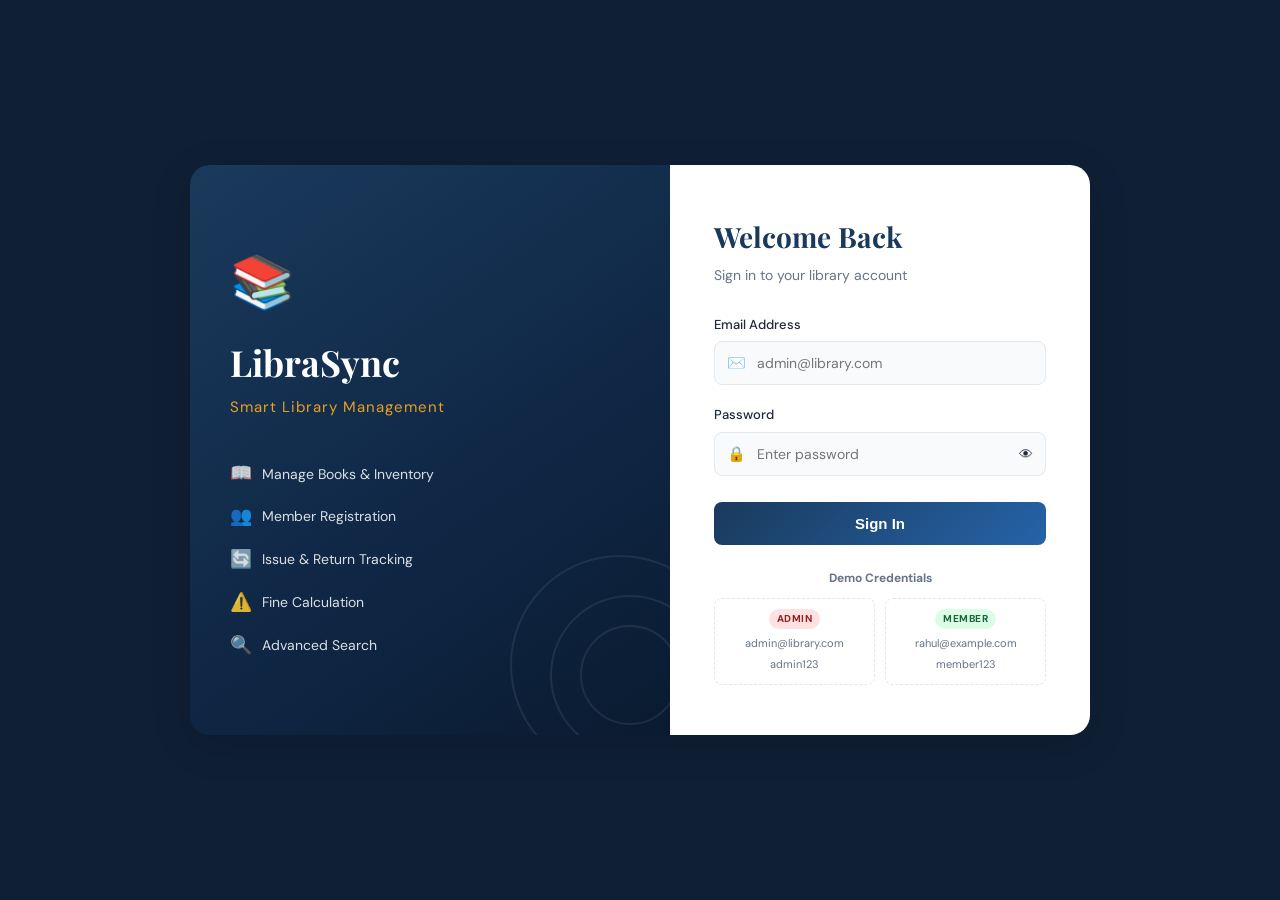
<file: Java-LibraryManagementSystem/LibraryManagementSystem/src/main/webapp/index.html>
<!DOCTYPE html>
<html lang="en">
<head>
    <meta charset="UTF-8">
    <meta name="viewport" content="width=device-width, initial-scale=1.0">
    <title>LibraSync — Library Management System</title>
    <link rel="stylesheet" href="css/style.css">
    <link rel="preconnect" href="https://fonts.googleapis.com">
    <link href="https://fonts.googleapis.com/css2?family=Playfair+Display:wght@400;600;700&family=DM+Sans:wght@300;400;500;600&display=swap" rel="stylesheet">
</head>
<body class="login-page">

    <div class="login-container">
        <!-- Left Panel -->
        <div class="login-left">
            <div class="brand">
                <div class="brand-icon">📚</div>
                <h1 class="brand-name">LibraSync</h1>
                <p class="brand-tagline">Smart Library Management</p>
            </div>
            <div class="feature-list">
                <div class="feature-item"><span class="feat-icon">📖</span> Manage Books & Inventory</div>
                <div class="feature-item"><span class="feat-icon">👥</span> Member Registration</div>
                <div class="feature-item"><span class="feat-icon">🔄</span> Issue & Return Tracking</div>
                <div class="feature-item"><span class="feat-icon">⚠️</span> Fine Calculation</div>
                <div class="feature-item"><span class="feat-icon">🔍</span> Advanced Search</div>
            </div>
            <div class="deco-circles">
                <div class="circle c1"></div>
                <div class="circle c2"></div>
                <div class="circle c3"></div>
            </div>
        </div>

        <!-- Right Panel -->
        <div class="login-right">
            <div class="login-form-wrap">
                <h2>Welcome Back</h2>
                <p class="sub">Sign in to your library account</p>

                <div id="loginError" class="alert alert-error" style="display:none"></div>

                <form id="loginForm">
                    <div class="form-group">
                        <label>Email Address</label>
                        <div class="input-wrap">
                            <span class="input-icon">✉️</span>
                            <input type="email" id="email" placeholder="admin@library.com" required>
                        </div>
                    </div>
                    <div class="form-group">
                        <label>Password</label>
                        <div class="input-wrap">
                            <span class="input-icon">🔒</span>
                            <input type="password" id="password" placeholder="Enter password" required>
                            <span class="toggle-pwd" onclick="togglePwd()">👁</span>
                        </div>
                    </div>
                    <button type="submit" class="btn-login" id="loginBtn">
                        <span id="btnText">Sign In</span>
                        <span id="btnLoader" style="display:none">⏳ Signing in...</span>
                    </button>
                </form>

                <div class="demo-creds">
                    <p><strong>Demo Credentials</strong></p>
                    <div class="cred-boxes">
                        <div class="cred-box" onclick="fillAdmin()">
                            <span class="cred-badge admin">ADMIN</span>
                            <small>admin@library.com</small>
                            <small>admin123</small>
                        </div>
                        <div class="cred-box" onclick="fillMember()">
                            <span class="cred-badge member">MEMBER</span>
                            <small>rahul@example.com</small>
                            <small>member123</small>
                        </div>
                    </div>
                </div>
            </div>
        </div>
    </div>

    <script>
        function togglePwd() {
            const p = document.getElementById('password');
            p.type = p.type === 'password' ? 'text' : 'password';
        }
        function fillAdmin() {
            document.getElementById('email').value = 'admin@library.com';
            document.getElementById('password').value = 'admin123';
        }
        function fillMember() {
            document.getElementById('email').value = 'rahul@example.com';
            document.getElementById('password').value = 'member123';
        }

        document.getElementById('loginForm').addEventListener('submit', function(e) {
            e.preventDefault();
            const btn = document.getElementById('loginBtn');
            const btnText = document.getElementById('btnText');
            const btnLoader = document.getElementById('btnLoader');
            btnText.style.display = 'none';
            btnLoader.style.display = 'inline';
            btn.disabled = true;

            const email = document.getElementById('email').value;
            const password = document.getElementById('password').value;

            fetch('LoginServlet', {
                method: 'POST',
                headers: { 'Content-Type': 'application/x-www-form-urlencoded' },
                body: `email=${encodeURIComponent(email)}&password=${encodeURIComponent(password)}`
            })
            .then(r => r.json())
            .then(data => {
                if (data.success) {
                    window.location.href = data.role === 'ADMIN' ? 'dashboard.html' : 'member-dashboard.html';
                } else {
                    document.getElementById('loginError').textContent = data.message || 'Invalid credentials';
                    document.getElementById('loginError').style.display = 'block';
                    btnText.style.display = 'inline';
                    btnLoader.style.display = 'none';
                    btn.disabled = false;
                }
            })
            .catch(() => {
                // For demo without backend, simulate login
                if (email === 'admin@library.com' && password === 'admin123') {
                    window.location.href = 'dashboard.html';
                } else if (email === 'rahul@example.com' && password === 'member123') {
                    window.location.href = 'member-dashboard.html';
                } else {
                    document.getElementById('loginError').textContent = 'Invalid email or password!';
                    document.getElementById('loginError').style.display = 'block';
                    btnText.style.display = 'inline';
                    btnLoader.style.display = 'none';
                    btn.disabled = false;
                }
            });
        });
    </script>
</body>
</html>
</file>
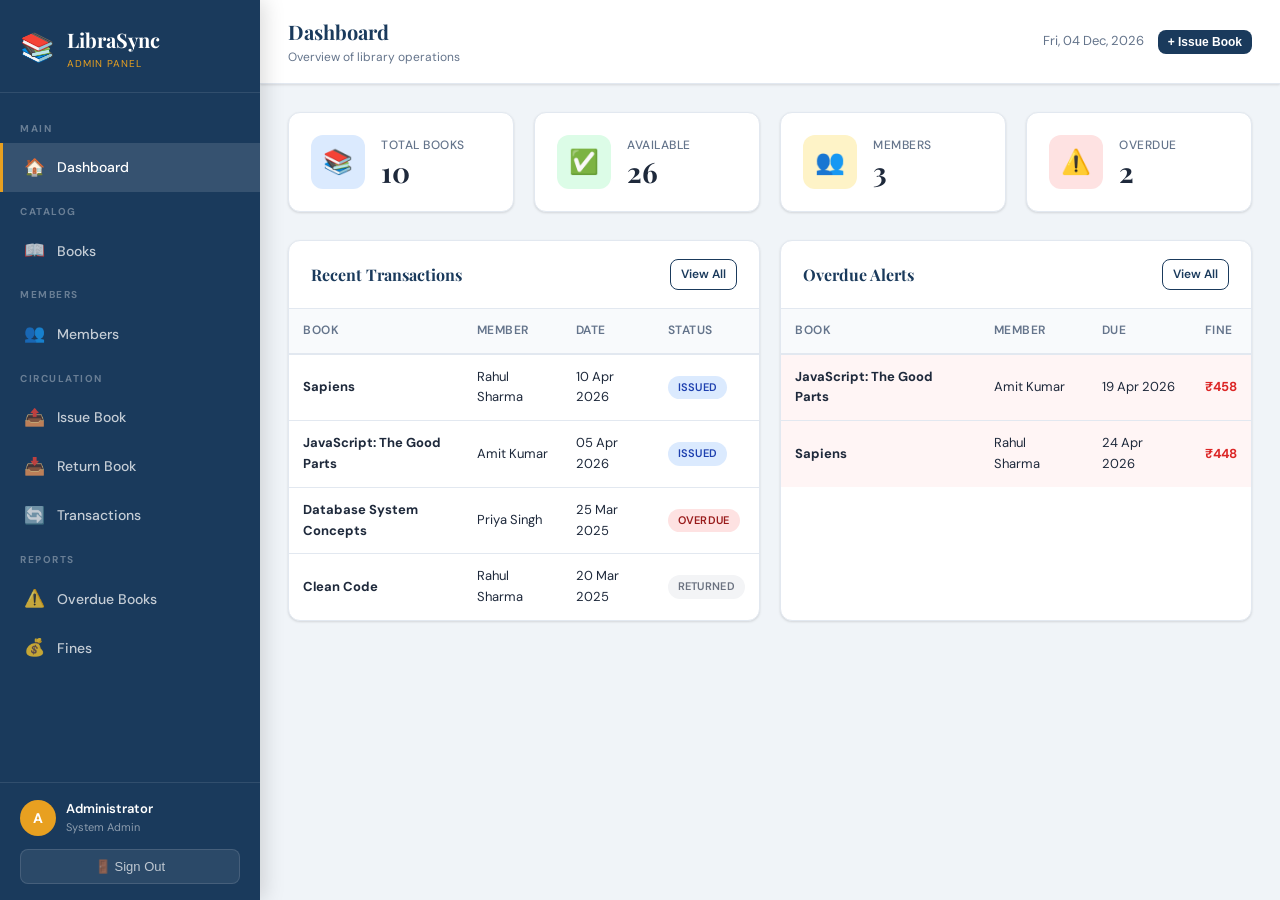
<file: Java-LibraryManagementSystem/LibraryManagementSystem/src/main/webapp/dashboard.html>
<!DOCTYPE html>
<html lang="en">
<head>
    <meta charset="UTF-8">
    <meta name="viewport" content="width=device-width, initial-scale=1.0">
    <title>LibraSync — Admin Dashboard</title>
    <link rel="stylesheet" href="css/style.css">
    <link href="https://fonts.googleapis.com/css2?family=Playfair+Display:wght@400;600;700&family=DM+Sans:wght@300;400;500;600&display=swap" rel="stylesheet">
</head>
<body>
<div class="layout">
    <!-- Sidebar -->
    <aside class="sidebar" id="sidebar">
        <div class="sidebar-logo">
            <span class="logo-icon">📚</span>
            <div>
                <div class="logo-text">LibraSync</div>
                <div class="logo-sub">Admin Panel</div>
            </div>
        </div>
        <nav class="sidebar-nav">
            <div class="nav-section-label">Main</div>
            <a class="nav-item active" onclick="showSection('dashboard')" id="nav-dashboard">
                <span class="nav-icon">🏠</span> Dashboard
            </a>

            <div class="nav-section-label">Catalog</div>
            <a class="nav-item" onclick="showSection('books')" id="nav-books">
                <span class="nav-icon">📖</span> Books
            </a>

            <div class="nav-section-label">Members</div>
            <a class="nav-item" onclick="showSection('members')" id="nav-members">
                <span class="nav-icon">👥</span> Members
            </a>

            <div class="nav-section-label">Circulation</div>
            <a class="nav-item" onclick="showSection('issue')" id="nav-issue">
                <span class="nav-icon">📤</span> Issue Book
            </a>
            <a class="nav-item" onclick="showSection('return')" id="nav-return">
                <span class="nav-icon">📥</span> Return Book
            </a>
            <a class="nav-item" onclick="showSection('transactions')" id="nav-transactions">
                <span class="nav-icon">🔄</span> Transactions
            </a>

            <div class="nav-section-label">Reports</div>
            <a class="nav-item" onclick="showSection('overdue')" id="nav-overdue">
                <span class="nav-icon">⚠️</span> Overdue Books
            </a>
            <a class="nav-item" onclick="showSection('fines')" id="nav-fines">
                <span class="nav-icon">💰</span> Fines
            </a>
        </nav>
        <div class="sidebar-footer">
            <div class="sidebar-user">
                <div class="sidebar-avatar">A</div>
                <div class="sidebar-user-info">
                    <div class="user-name">Administrator</div>
                    <div class="user-role">System Admin</div>
                </div>
            </div>
            <button class="btn-logout" onclick="logout()">🚪 Sign Out</button>
        </div>
    </aside>

    <!-- Main Content -->
    <main class="main">
        <div class="topbar">
            <div style="display:flex;align-items:center;gap:14px">
                <button class="menu-btn" onclick="toggleSidebar()">☰</button>
                <div class="topbar-title">
                    <h2 id="pageTitle">Dashboard</h2>
                    <p id="pageDesc">Overview of library operations</p>
                </div>
            </div>
            <div class="topbar-actions">
                <span class="topbar-date" id="topbarDate"></span>
                <button class="btn btn-primary btn-sm" onclick="showSection('issue')">+ Issue Book</button>
            </div>
        </div>

        <div class="content">
            <!-- ===== DASHBOARD ===== -->
            <section class="page-section active" id="section-dashboard">
                <div class="stats-grid" id="statsGrid">
                    <div class="stat-card">
                        <div class="stat-icon blue">📚</div>
                        <div class="stat-info">
                            <div class="stat-label">Total Books</div>
                            <div class="stat-value" id="stat-totalBooks">—</div>
                        </div>
                    </div>
                    <div class="stat-card">
                        <div class="stat-icon green">✅</div>
                        <div class="stat-info">
                            <div class="stat-label">Available</div>
                            <div class="stat-value" id="stat-availBooks">—</div>
                        </div>
                    </div>
                    <div class="stat-card">
                        <div class="stat-icon amber">👥</div>
                        <div class="stat-info">
                            <div class="stat-label">Members</div>
                            <div class="stat-value" id="stat-members">—</div>
                        </div>
                    </div>
                    <div class="stat-card">
                        <div class="stat-icon red">⚠️</div>
                        <div class="stat-info">
                            <div class="stat-label">Overdue</div>
                            <div class="stat-value" id="stat-overdue">—</div>
                        </div>
                    </div>
                </div>

                <div class="grid-2">
                    <div class="card">
                        <div class="card-header">
                            <h3>Recent Transactions</h3>
                            <a class="btn btn-outline btn-sm" onclick="showSection('transactions')">View All</a>
                        </div>
                        <div class="card-body" style="padding:0">
                            <div class="table-wrap">
                                <table>
                                    <thead><tr><th>Book</th><th>Member</th><th>Date</th><th>Status</th></tr></thead>
                                    <tbody id="recentTxTable">
                                        <tr><td colspan="4" style="text-align:center;padding:30px;color:#94a3b8">Loading...</td></tr>
                                    </tbody>
                                </table>
                            </div>
                        </div>
                    </div>
                    <div class="card">
                        <div class="card-header">
                            <h3>Overdue Alerts</h3>
                            <a class="btn btn-outline btn-sm" onclick="showSection('overdue')">View All</a>
                        </div>
                        <div class="card-body" style="padding:0">
                            <div class="table-wrap">
                                <table>
                                    <thead><tr><th>Book</th><th>Member</th><th>Due</th><th>Fine</th></tr></thead>
                                    <tbody id="overdueTableDash">
                                        <tr><td colspan="4" style="text-align:center;padding:30px;color:#94a3b8">Loading...</td></tr>
                                    </tbody>
                                </table>
                            </div>
                        </div>
                    </div>
                </div>
            </section>

            <!-- ===== BOOKS ===== -->
            <section class="page-section" id="section-books">
                <div class="toolbar">
                    <div class="search-bar">
                        <span class="search-icon">🔍</span>
                        <input type="text" id="bookSearch" placeholder="Search by title, author, ISBN..." oninput="filterBooks()">
                    </div>
                    <select id="catFilter" class="form-field" style="padding:10px 12px;border:1.5px solid var(--border);border-radius:30px;font-size:13px;min-width:160px" onchange="filterBooks()">
                        <option value="">All Categories</option>
                        <option value="Technology">Technology</option>
                        <option value="Fiction">Fiction</option>
                        <option value="Non-Fiction">Non-Fiction</option>
                        <option value="Classics">Classics</option>
                        <option value="Science">Science</option>
                        <option value="History">History</option>
                    </select>
                    <button class="btn btn-primary" onclick="openAddBook()">+ Add Book</button>
                </div>
                <div class="card">
                    <div class="card-body" style="padding:0">
                        <div class="table-wrap">
                            <table>
                                <thead>
                                    <tr>
                                        <th>#</th>
                                        <th>ISBN</th>
                                        <th>Title</th>
                                        <th>Author</th>
                                        <th>Category</th>
                                        <th>Total</th>
                                        <th>Available</th>
                                        <th>Year</th>
                                        <th>Status</th>
                                        <th>Actions</th>
                                    </tr>
                                </thead>
                                <tbody id="booksTable">
                                    <tr><td colspan="10" style="text-align:center;padding:40px"><div class="spinner"></div></td></tr>
                                </tbody>
                            </table>
                        </div>
                    </div>
                </div>
            </section>

            <!-- ===== MEMBERS ===== -->
            <section class="page-section" id="section-members">
                <div class="toolbar">
                    <div class="search-bar">
                        <span class="search-icon">🔍</span>
                        <input type="text" id="memberSearch" placeholder="Search members..." oninput="filterMembers()">
                    </div>
                    <button class="btn btn-primary" onclick="openAddMember()">+ Add Member</button>
                </div>
                <div class="card">
                    <div class="card-body" style="padding:0">
                        <div class="table-wrap">
                            <table>
                                <thead>
                                    <tr>
                                        <th>Member ID</th>
                                        <th>Name</th>
                                        <th>Email</th>
                                        <th>Phone</th>
                                        <th>Type</th>
                                        <th>Joined</th>
                                        <th>Expiry</th>
                                        <th>Status</th>
                                        <th>Actions</th>
                                    </tr>
                                </thead>
                                <tbody id="membersTable">
                                    <tr><td colspan="9" style="text-align:center;padding:40px"><div class="spinner"></div></td></tr>
                                </tbody>
                            </table>
                        </div>
                    </div>
                </div>
            </section>

            <!-- ===== ISSUE BOOK ===== -->
            <section class="page-section" id="section-issue">
                <div class="grid-2">
                    <div class="card">
                        <div class="card-header"><h3>📤 Issue Book</h3></div>
                        <div class="card-body">
                            <div id="issueAlert"></div>
                            <div class="form-grid" style="grid-template-columns:1fr">
                                <div class="form-field">
                                    <label>Select Member *</label>
                                    <select id="issueMember">
                                        <option value="">-- Select Member --</option>
                                    </select>
                                </div>
                                <div class="form-field">
                                    <label>Select Book *</label>
                                    <select id="issueBook">
                                        <option value="">-- Select Book --</option>
                                    </select>
                                </div>
                                <div class="form-field">
                                    <label>Issue Date</label>
                                    <input type="date" id="issueDate" readonly>
                                </div>
                                <div class="form-field">
                                    <label>Due Date (14 days)</label>
                                    <input type="date" id="issueDueDate" readonly>
                                </div>
                            </div>
                            <button class="btn btn-primary" style="width:100%;margin-top:16px" onclick="issueBook()">📤 Issue Book</button>
                        </div>
                    </div>
                    <div class="card">
                        <div class="card-header"><h3>Currently Issued</h3></div>
                        <div class="card-body" style="padding:0">
                            <div class="table-wrap">
                                <table>
                                    <thead><tr><th>Book</th><th>Member</th><th>Due</th><th>Days Left</th></tr></thead>
                                    <tbody id="issuedBooksTable"></tbody>
                                </table>
                            </div>
                        </div>
                    </div>
                </div>
            </section>

            <!-- ===== RETURN BOOK ===== -->
            <section class="page-section" id="section-return">
                <div class="card" style="max-width:700px;margin:0 auto">
                    <div class="card-header"><h3>📥 Return Book</h3></div>
                    <div class="card-body">
                        <div id="returnAlert"></div>
                        <div class="form-field" style="margin-bottom:16px">
                            <label>Select Transaction to Return *</label>
                            <select id="returnTransaction">
                                <option value="">-- Select Issued Book --</option>
                            </select>
                        </div>
                        <div id="returnDetails" style="display:none;background:var(--surface2);border:1px solid var(--border);border-radius:var(--radius);padding:16px;margin-bottom:16px">
                            <h4 style="margin-bottom:12px;color:var(--primary)">Return Details</h4>
                            <div class="grid-2">
                                <div><span style="color:var(--text-muted);font-size:12px">Book</span><p id="rd-book" style="font-weight:600"></p></div>
                                <div><span style="color:var(--text-muted);font-size:12px">Member</span><p id="rd-member" style="font-weight:600"></p></div>
                                <div><span style="color:var(--text-muted);font-size:12px">Issue Date</span><p id="rd-issue"></p></div>
                                <div><span style="color:var(--text-muted);font-size:12px">Due Date</span><p id="rd-due"></p></div>
                                <div><span style="color:var(--text-muted);font-size:12px">Return Date</span><p id="rd-return" style="font-weight:600"></p></div>
                                <div><span style="color:var(--text-muted);font-size:12px">Fine Amount</span><p id="rd-fine" style="font-weight:700;font-size:18px"></p></div>
                            </div>
                        </div>
                        <button class="btn btn-success" style="width:100%" onclick="returnBook()">📥 Confirm Return</button>
                    </div>
                </div>
            </section>

            <!-- ===== TRANSACTIONS ===== -->
            <section class="page-section" id="section-transactions">
                <div class="toolbar">
                    <div class="search-bar">
                        <span class="search-icon">🔍</span>
                        <input type="text" id="txSearch" placeholder="Search transactions..." oninput="filterTransactions()">
                    </div>
                    <select id="txStatus" style="padding:10px 12px;border:1.5px solid var(--border);border-radius:30px;font-size:13px" onchange="filterTransactions()">
                        <option value="">All Status</option>
                        <option value="ISSUED">Issued</option>
                        <option value="RETURNED">Returned</option>
                        <option value="OVERDUE">Overdue</option>
                    </select>
                </div>
                <div class="card">
                    <div class="card-body" style="padding:0">
                        <div class="table-wrap">
                            <table>
                                <thead>
                                    <tr>
                                        <th>#</th>
                                        <th>Book</th>
                                        <th>Member</th>
                                        <th>Issue Date</th>
                                        <th>Due Date</th>
                                        <th>Return Date</th>
                                        <th>Status</th>
                                        <th>Fine</th>
                                    </tr>
                                </thead>
                                <tbody id="txTable">
                                    <tr><td colspan="8" style="text-align:center;padding:40px"><div class="spinner"></div></td></tr>
                                </tbody>
                            </table>
                        </div>
                    </div>
                </div>
            </section>

            <!-- ===== OVERDUE ===== -->
            <section class="page-section" id="section-overdue">
                <div class="card">
                    <div class="card-header">
                        <h3>⚠️ Overdue Books</h3>
                        <span class="badge badge-overdue" id="overdueCount">Loading...</span>
                    </div>
                    <div class="card-body" style="padding:0">
                        <div class="table-wrap">
                            <table>
                                <thead>
                                    <tr>
                                        <th>#</th>
                                        <th>Book</th>
                                        <th>Member</th>
                                        <th>Member ID</th>
                                        <th>Due Date</th>
                                        <th>Days Overdue</th>
                                        <th>Fine (₹)</th>
                                        <th>Action</th>
                                    </tr>
                                </thead>
                                <tbody id="overdueTable">
                                    <tr><td colspan="8" style="text-align:center;padding:40px"><div class="spinner"></div></td></tr>
                                </tbody>
                            </table>
                        </div>
                    </div>
                </div>
            </section>

            <!-- ===== FINES ===== -->
            <section class="page-section" id="section-fines">
                <div class="stats-grid" style="grid-template-columns:repeat(3,1fr);margin-bottom:20px">
                    <div class="stat-card">
                        <div class="stat-icon red">💰</div>
                        <div class="stat-info">
                            <div class="stat-label">Total Fines Collected</div>
                            <div class="stat-value" id="totalFines">₹0</div>
                        </div>
                    </div>
                    <div class="stat-card">
                        <div class="stat-icon amber">⏳</div>
                        <div class="stat-info">
                            <div class="stat-label">Pending Fines</div>
                            <div class="stat-value" id="pendingFines">₹0</div>
                        </div>
                    </div>
                    <div class="stat-card">
                        <div class="stat-icon purple">📊</div>
                        <div class="stat-info">
                            <div class="stat-label">Rate per Day</div>
                            <div class="stat-value">₹2</div>
                        </div>
                    </div>
                </div>
                <div class="card">
                    <div class="card-header"><h3>Fine Records</h3></div>
                    <div class="card-body" style="padding:0">
                        <div class="table-wrap">
                            <table>
                                <thead>
                                    <tr><th>#</th><th>Book</th><th>Member</th><th>Due Date</th><th>Return Date</th><th>Days Late</th><th>Fine (₹)</th><th>Status</th></tr>
                                </thead>
                                <tbody id="finesTable">
                                    <tr><td colspan="8" style="text-align:center;padding:40px"><div class="spinner"></div></td></tr>
                                </tbody>
                            </table>
                        </div>
                    </div>
                </div>
            </section>
        </div>
    </main>
</div>

<!-- ============ MODALS ============ -->

<!-- Add/Edit Book Modal -->
<div class="modal-overlay" id="bookModal">
    <div class="modal modal-lg">
        <div class="modal-header">
            <h3 id="bookModalTitle">Add New Book</h3>
            <button class="modal-close" onclick="closeModal('bookModal')">✕</button>
        </div>
        <div class="modal-body">
            <input type="hidden" id="bookId">
            <div class="form-grid">
                <div class="form-field"><label>ISBN *</label><input type="text" id="bookIsbn" placeholder="978-0132350884"></div>
                <div class="form-field"><label>Title *</label><input type="text" id="bookTitle" placeholder="Book Title"></div>
                <div class="form-field"><label>Author *</label><input type="text" id="bookAuthor" placeholder="Author Name"></div>
                <div class="form-field">
                    <label>Category *</label>
                    <select id="bookCategory">
                        <option value="">Select Category</option>
                        <option>Technology</option><option>Fiction</option><option>Non-Fiction</option>
                        <option>Classics</option><option>Science</option><option>History</option>
                        <option>Mathematics</option><option>Philosophy</option><option>Biography</option>
                    </select>
                </div>
                <div class="form-field"><label>Total Copies *</label><input type="number" id="bookCopies" value="1" min="1"></div>
                <div class="form-field"><label>Publish Year</label><input type="number" id="bookYear" placeholder="2024"></div>
                <div class="form-field span-2"><label>Publisher</label><input type="text" id="bookPublisher" placeholder="Publisher Name"></div>
            </div>
        </div>
        <div class="modal-footer">
            <button class="btn btn-outline" onclick="closeModal('bookModal')">Cancel</button>
            <button class="btn btn-primary" onclick="saveBook()">💾 Save Book</button>
        </div>
    </div>
</div>

<!-- Add Member Modal -->
<div class="modal-overlay" id="memberModal">
    <div class="modal modal-lg">
        <div class="modal-header">
            <h3 id="memberModalTitle">Add New Member</h3>
            <button class="modal-close" onclick="closeModal('memberModal')">✕</button>
        </div>
        <div class="modal-body">
            <input type="hidden" id="memberId_field">
            <div class="form-grid">
                <div class="form-field"><label>Full Name *</label><input type="text" id="memberName" placeholder="John Doe"></div>
                <div class="form-field"><label>Email *</label><input type="email" id="memberEmail" placeholder="john@example.com"></div>
                <div class="form-field"><label>Phone *</label><input type="tel" id="memberPhone" placeholder="9876543210"></div>
                <div class="form-field">
                    <label>Membership Type</label>
                    <select id="memberType">
                        <option value="STUDENT">Student</option>
                        <option value="FACULTY">Faculty</option>
                        <option value="PUBLIC">Public</option>
                    </select>
                </div>
                <div class="form-field"><label>Password *</label><input type="password" id="memberPassword" placeholder="Password"></div>
                <div class="form-field">
                    <label>Status</label>
                    <select id="memberStatus"><option value="ACTIVE">Active</option><option value="SUSPENDED">Suspended</option></select>
                </div>
                <div class="form-field span-2"><label>Address</label><textarea id="memberAddress" placeholder="Full address"></textarea></div>
            </div>
        </div>
        <div class="modal-footer">
            <button class="btn btn-outline" onclick="closeModal('memberModal')">Cancel</button>
            <button class="btn btn-primary" onclick="saveMember()">💾 Save Member</button>
        </div>
    </div>
</div>

<!-- Toast Container -->
<div class="toast-container" id="toastContainer"></div>

<script src="js/app.js"></script>
<script src="js/dashboard.js"></script>
</body>
</html>
</file>
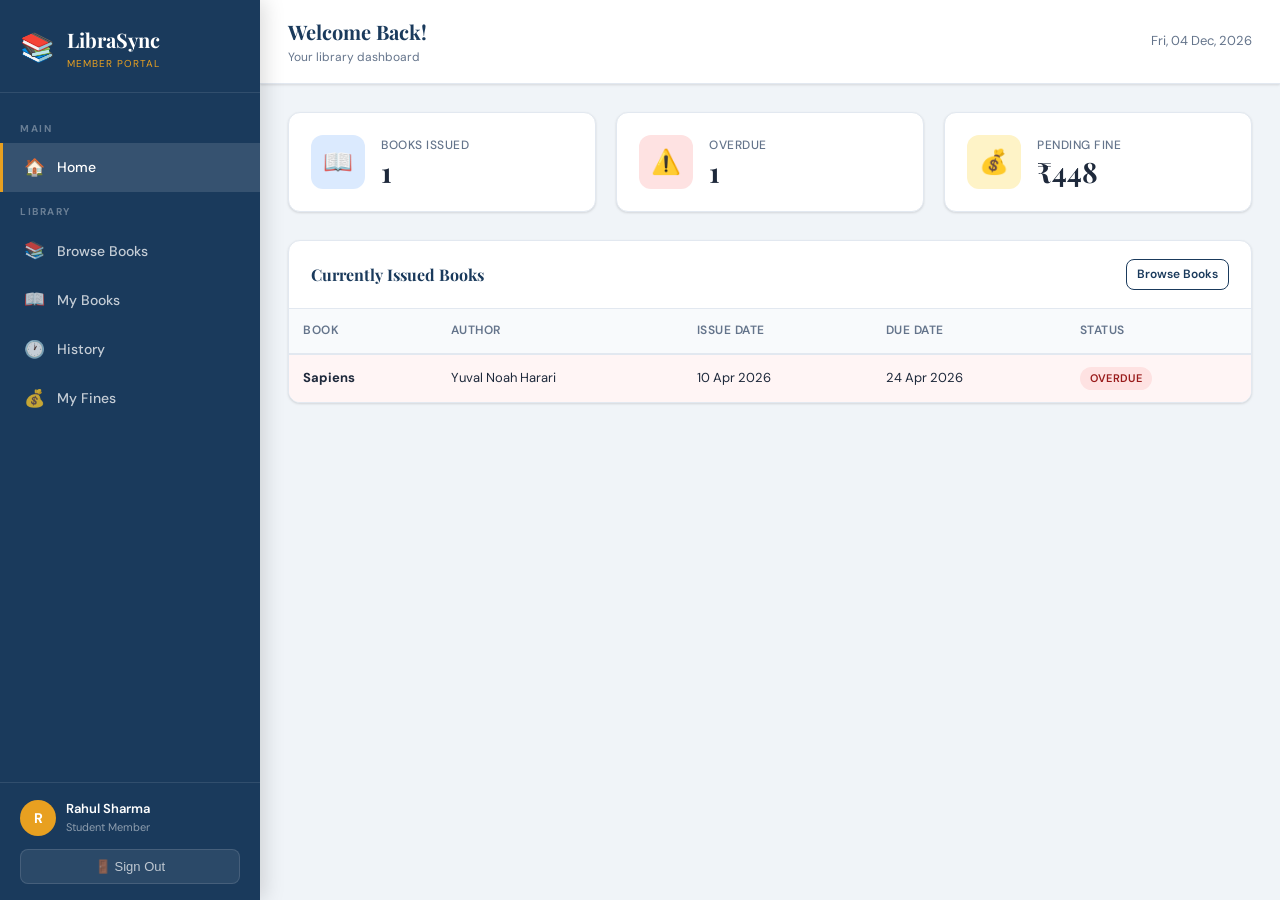
<file: Java-LibraryManagementSystem/LibraryManagementSystem/src/main/webapp/member-dashboard.html>
<!DOCTYPE html>
<html lang="en">
<head>
    <meta charset="UTF-8">
    <meta name="viewport" content="width=device-width, initial-scale=1.0">
    <title>LibraSync — Member Portal</title>
    <link rel="stylesheet" href="css/style.css">
    <link href="https://fonts.googleapis.com/css2?family=Playfair+Display:wght@400;600;700&family=DM+Sans:wght@300;400;500;600&display=swap" rel="stylesheet">
</head>
<body>
<div class="layout">
    <aside class="sidebar" id="sidebar">
        <div class="sidebar-logo">
            <span class="logo-icon">📚</span>
            <div>
                <div class="logo-text">LibraSync</div>
                <div class="logo-sub">Member Portal</div>
            </div>
        </div>
        <nav class="sidebar-nav">
            <div class="nav-section-label">Main</div>
            <a class="nav-item active" onclick="showMemberSection('home')" id="nav-home"><span class="nav-icon">🏠</span> Home</a>
            <div class="nav-section-label">Library</div>
            <a class="nav-item" onclick="showMemberSection('catalog')" id="nav-catalog"><span class="nav-icon">📚</span> Browse Books</a>
            <a class="nav-item" onclick="showMemberSection('my-books')" id="nav-my-books"><span class="nav-icon">📖</span> My Books</a>
            <a class="nav-item" onclick="showMemberSection('history')" id="nav-history"><span class="nav-icon">🕐</span> History</a>
            <a class="nav-item" onclick="showMemberSection('fines')" id="nav-fines"><span class="nav-icon">💰</span> My Fines</a>
        </nav>
        <div class="sidebar-footer">
            <div class="sidebar-user">
                <div class="sidebar-avatar">R</div>
                <div class="sidebar-user-info">
                    <div class="user-name">Rahul Sharma</div>
                    <div class="user-role">Student Member</div>
                </div>
            </div>
            <button class="btn-logout" onclick="logout()">🚪 Sign Out</button>
        </div>
    </aside>

    <main class="main">
        <div class="topbar">
            <div style="display:flex;align-items:center;gap:14px">
                <button class="menu-btn" onclick="toggleSidebar()">☰</button>
                <div class="topbar-title">
                    <h2 id="mPageTitle">Welcome Back!</h2>
                    <p id="mPageDesc">Your library dashboard</p>
                </div>
            </div>
            <div class="topbar-actions">
                <span class="topbar-date" id="topbarDate"></span>
            </div>
        </div>

        <div class="content">
            <!-- HOME -->
            <section class="page-section active" id="section-home">
                <div class="stats-grid" style="grid-template-columns:repeat(3,1fr)">
                    <div class="stat-card">
                        <div class="stat-icon blue">📖</div>
                        <div class="stat-info">
                            <div class="stat-label">Books Issued</div>
                            <div class="stat-value" id="m-issued">2</div>
                        </div>
                    </div>
                    <div class="stat-card">
                        <div class="stat-icon red">⚠️</div>
                        <div class="stat-info">
                            <div class="stat-label">Overdue</div>
                            <div class="stat-value" id="m-overdue">0</div>
                        </div>
                    </div>
                    <div class="stat-card">
                        <div class="stat-icon amber">💰</div>
                        <div class="stat-info">
                            <div class="stat-label">Pending Fine</div>
                            <div class="stat-value" id="m-fine">₹0</div>
                        </div>
                    </div>
                </div>

                <div class="card">
                    <div class="card-header">
                        <h3>Currently Issued Books</h3>
                        <a class="btn btn-outline btn-sm" onclick="showMemberSection('catalog')">Browse Books</a>
                    </div>
                    <div class="card-body" style="padding:0">
                        <table>
                            <thead><tr><th>Book</th><th>Author</th><th>Issue Date</th><th>Due Date</th><th>Status</th></tr></thead>
                            <tbody id="m-issuedTable"></tbody>
                        </table>
                    </div>
                </div>
            </section>

            <!-- CATALOG -->
            <section class="page-section" id="section-catalog">
                <div class="toolbar">
                    <div class="search-bar">
                        <span class="search-icon">🔍</span>
                        <input type="text" id="catalogSearch" placeholder="Search books by title, author, ISBN..." oninput="filterCatalog()">
                    </div>
                    <select id="catalogCat" style="padding:10px 12px;border:1.5px solid var(--border);border-radius:30px;font-size:13px;min-width:160px" onchange="filterCatalog()">
                        <option value="">All Categories</option>
                        <option value="Technology">Technology</option>
                        <option value="Fiction">Fiction</option>
                        <option value="Non-Fiction">Non-Fiction</option>
                        <option value="Classics">Classics</option>
                        <option value="Science">Science</option>
                    </select>
                </div>
                <div class="card">
                    <div class="card-body" style="padding:0">
                        <div class="table-wrap">
                            <table>
                                <thead>
                                    <tr><th>Title</th><th>Author</th><th>Category</th><th>Year</th><th>Available</th></tr>
                                </thead>
                                <tbody id="catalogTable"></tbody>
                            </table>
                        </div>
                    </div>
                </div>
            </section>

            <!-- MY BOOKS -->
            <section class="page-section" id="section-my-books">
                <div class="card">
                    <div class="card-header"><h3>📖 My Currently Issued Books</h3></div>
                    <div class="card-body" style="padding:0">
                        <table>
                            <thead><tr><th>Book</th><th>Author</th><th>Issued On</th><th>Due Date</th><th>Days Left</th><th>Status</th></tr></thead>
                            <tbody id="m-myBooksTable"></tbody>
                        </table>
                    </div>
                </div>
            </section>

            <!-- HISTORY -->
            <section class="page-section" id="section-history">
                <div class="card">
                    <div class="card-header"><h3>🕐 Borrowing History</h3></div>
                    <div class="card-body" style="padding:0">
                        <table>
                            <thead><tr><th>Book</th><th>Issue Date</th><th>Due Date</th><th>Return Date</th><th>Status</th><th>Fine</th></tr></thead>
                            <tbody id="m-histTable"></tbody>
                        </table>
                    </div>
                </div>
            </section>

            <!-- FINES -->
            <section class="page-section" id="section-fines">
                <div class="card" style="max-width:700px">
                    <div class="card-header"><h3>💰 My Fines</h3></div>
                    <div class="card-body" style="padding:0">
                        <table>
                            <thead><tr><th>Book</th><th>Due Date</th><th>Return Date</th><th>Days Late</th><th>Fine</th><th>Status</th></tr></thead>
                            <tbody id="m-finesTable"></tbody>
                        </table>
                    </div>
                </div>
            </section>
        </div>
    </main>
</div>

<div class="toast-container" id="toastContainer"></div>

<script src="js/app.js"></script>
<script>
const MEMBER_ID = 2; // Rahul Sharma

function showMemberSection(name) {
    document.querySelectorAll('.page-section').forEach(s => s.classList.remove('active'));
    document.querySelectorAll('.nav-item').forEach(n => n.classList.remove('active'));
    document.getElementById('section-' + name)?.classList.add('active');
    document.getElementById('nav-' + name)?.classList.add('active');
    const titles = {
        home: ['Welcome Back, Rahul!', 'Your library dashboard'],
        catalog: ['Browse Books', 'Explore our book collection'],
        'my-books': ['My Books', 'Currently issued books'],
        history: ['Borrowing History', 'All past transactions'],
        fines: ['My Fines', 'Fine records and dues']
    };
    const [t, d] = titles[name] || ['Dashboard', ''];
    document.getElementById('mPageTitle').textContent = t;
    document.getElementById('mPageDesc').textContent = d;
    if (name === 'home') loadHome();
    else if (name === 'catalog') loadCatalog();
    else if (name === 'my-books') loadMyBooks();
    else if (name === 'history') loadHistory();
    else if (name === 'fines') loadMFines();
}

function loadHome() {
    const myTx = DB.transactions.filter(t => t.userId === MEMBER_ID);
    const issued = myTx.filter(t => t.status === 'ISSUED');
    const overdue = issued.filter(t => new Date(t.dueDate) < new Date());
    const fine = overdue.reduce((a, t) => a + calcFine(t.dueDate, null), 0);
    document.getElementById('m-issued').textContent = issued.length;
    document.getElementById('m-overdue').textContent = overdue.length;
    document.getElementById('m-fine').textContent = '₹' + fine;

    const tbody = document.getElementById('m-issuedTable');
    tbody.innerHTML = issued.length ? issued.map(t => {
        const days = daysBetween(today(), t.dueDate);
        const status = days < 0 ? 'OVERDUE' : 'ISSUED';
        return `<tr class="${days < 0 ? 'overdue-row' : ''}">
            <td><strong>${t.bookTitle}</strong></td>
            <td>${DB.books.find(b=>b.id===t.bookId)?.author||'—'}</td>
            <td>${formatDate(t.issueDate)}</td>
            <td>${formatDate(t.dueDate)}</td>
            <td>${statusBadge(status)}</td>
        </tr>`;
    }).join('') : '<tr><td colspan="5" style="text-align:center;padding:20px;color:#94a3b8">No books currently issued</td></tr>';
}

let catalogBooks = [];
function loadCatalog() {
    catalogBooks = [...DB.books];
    renderCatalog(catalogBooks);
}
function renderCatalog(books) {
    const tbody = document.getElementById('catalogTable');
    tbody.innerHTML = books.map(b => `
        <tr>
            <td><strong>${b.title}</strong><br><small style="color:#94a3b8">${b.isbn}</small></td>
            <td>${b.author}</td>
            <td>${catBadge(b.category)}</td>
            <td>${b.publishYear > 0 ? b.publishYear : 'Ancient'}</td>
            <td><span style="color:${b.availableCopies > 0 ? 'var(--success)' : 'var(--danger)'};font-weight:700">
                ${b.availableCopies > 0 ? b.availableCopies + ' Available' : 'Not Available'}
            </span></td>
        </tr>`).join('');
}
function filterCatalog() {
    const q = document.getElementById('catalogSearch').value.toLowerCase();
    const cat = document.getElementById('catalogCat').value;
    renderCatalog(catalogBooks.filter(b =>
        (!q || b.title.toLowerCase().includes(q) || b.author.toLowerCase().includes(q) || b.isbn.includes(q)) &&
        (!cat || b.category === cat)
    ));
}

function loadMyBooks() {
    const issued = DB.transactions.filter(t => t.userId === MEMBER_ID && t.status === 'ISSUED');
    const tbody = document.getElementById('m-myBooksTable');
    tbody.innerHTML = issued.length ? issued.map(t => {
        const days = daysBetween(today(), t.dueDate);
        const daysText = days >= 0 ? `<span style="color:var(--success)">${days}d left</span>` : `<span style="color:var(--danger)">${Math.abs(days)}d overdue</span>`;
        return `<tr class="${days < 0 ? 'overdue-row' : ''}">
            <td><strong>${t.bookTitle}</strong></td>
            <td>${DB.books.find(b=>b.id===t.bookId)?.author||'—'}</td>
            <td>${formatDate(t.issueDate)}</td>
            <td>${formatDate(t.dueDate)}</td>
            <td>${daysText}</td>
            <td>${statusBadge(days < 0 ? 'OVERDUE' : 'ISSUED')}</td>
        </tr>`;
    }).join('') : '<tr><td colspan="6" style="text-align:center;padding:30px;color:#94a3b8">No books currently issued</td></tr>';
}

function loadHistory() {
    const hist = DB.transactions.filter(t => t.userId === MEMBER_ID).sort((a,b) => new Date(b.issueDate)-new Date(a.issueDate));
    const tbody = document.getElementById('m-histTable');
    tbody.innerHTML = hist.length ? hist.map(t => `
        <tr>
            <td><strong>${t.bookTitle}</strong></td>
            <td>${formatDate(t.issueDate)}</td>
            <td>${formatDate(t.dueDate)}</td>
            <td>${formatDate(t.returnDate)}</td>
            <td>${statusBadge(t.status)}</td>
            <td>${t.fine > 0 ? '<span class="fine-amount">₹'+t.fine+'</span>' : '—'}</td>
        </tr>`).join('') : '<tr><td colspan="6" style="text-align:center;padding:30px;color:#94a3b8">No history</td></tr>';
}

function loadMFines() {
    const fines = DB.transactions.filter(t => t.userId === MEMBER_ID && (t.fine > 0 || (t.status==='ISSUED' && new Date(t.dueDate)<new Date())));
    const tbody = document.getElementById('m-finesTable');
    tbody.innerHTML = fines.length ? fines.map(t => {
        const fine = t.fine || calcFine(t.dueDate, null);
        const daysLate = t.returnDate ? daysBetween(t.dueDate, t.returnDate) : daysBetween(t.dueDate, today());
        return `<tr>
            <td>${t.bookTitle}</td>
            <td>${formatDate(t.dueDate)}</td>
            <td>${formatDate(t.returnDate)}</td>
            <td>${Math.max(0,daysLate)}</td>
            <td class="fine-amount">₹${fine}</td>
            <td>${statusBadge(t.status)}</td>
        </tr>`;
    }).join('') : '<tr><td colspan="6" style="text-align:center;padding:30px;color:#94a3b8">No fines! 🎉</td></tr>';
}

loadHome();
</script>
</body>
</html>
</file>
<file: Java-LibraryManagementSystem/LibraryManagementSystem/src/main/webapp/css/style.css>
/* =========================================
   LibraSync - Library Management System CSS
   ========================================= */

:root {
    --primary: #1a3a5c;
    --primary-light: #2563a8;
    --accent: #e8a020;
    --accent-light: #f5c842;
    --success: #16a34a;
    --danger: #dc2626;
    --warning: #d97706;
    --info: #0891b2;
    --bg: #f0f4f8;
    --surface: #ffffff;
    --surface2: #f8fafc;
    --border: #e2e8f0;
    --text: #1e293b;
    --text-muted: #64748b;
    --sidebar-w: 260px;
    --shadow-sm: 0 1px 3px rgba(0,0,0,0.08), 0 1px 2px rgba(0,0,0,0.05);
    --shadow: 0 4px 16px rgba(0,0,0,0.10);
    --shadow-lg: 0 10px 40px rgba(0,0,0,0.14);
    --radius: 12px;
    --radius-sm: 8px;
}

* { margin: 0; padding: 0; box-sizing: border-box; }

body {
    font-family: 'DM Sans', sans-serif;
    background: var(--bg);
    color: var(--text);
    font-size: 14px;
    line-height: 1.6;
}

h1, h2, h3 { font-family: 'Playfair Display', serif; }

/* ============ LOGIN PAGE ============ */
.login-page { background: #0f1f35; min-height: 100vh; display: flex; align-items: center; justify-content: center; }

.login-container {
    display: flex;
    width: 900px;
    max-width: 96vw;
    border-radius: 20px;
    overflow: hidden;
    box-shadow: var(--shadow-lg);
    animation: slideUp 0.6s ease;
}

@keyframes slideUp {
    from { opacity: 0; transform: translateY(30px); }
    to { opacity: 1; transform: translateY(0); }
}

.login-left {
    flex: 1;
    background: linear-gradient(145deg, #1a3a5c 0%, #0f2644 60%, #0a1b30 100%);
    padding: 50px 40px;
    position: relative;
    overflow: hidden;
    display: flex;
    flex-direction: column;
    justify-content: center;
}

.brand-icon { font-size: 52px; margin-bottom: 10px; }
.brand-name { color: #fff; font-size: 36px; font-weight: 700; }
.brand-tagline { color: var(--accent); font-size: 15px; margin-top: 4px; margin-bottom: 40px; letter-spacing: 1px; }

.feature-list { display: flex; flex-direction: column; gap: 14px; }
.feature-item {
    color: rgba(255,255,255,0.85);
    display: flex;
    align-items: center;
    gap: 10px;
    font-size: 14px;
}
.feat-icon { font-size: 18px; }

.deco-circles { position: absolute; right: -60px; bottom: -40px; }
.circle { position: absolute; border-radius: 50%; border: 2px solid rgba(255,255,255,0.08); }
.c1 { width: 220px; height: 220px; right: 0; bottom: 0; }
.c2 { width: 160px; height: 160px; right: 20px; bottom: 20px; }
.c3 { width: 100px; height: 100px; right: 50px; bottom: 50px; }

.login-right {
    width: 420px;
    background: var(--surface);
    padding: 50px 44px;
    display: flex;
    align-items: center;
}

.login-form-wrap { width: 100%; }
.login-form-wrap h2 { font-size: 28px; color: var(--primary); margin-bottom: 4px; }
.login-form-wrap .sub { color: var(--text-muted); margin-bottom: 28px; }

.form-group { margin-bottom: 20px; }
.form-group label { display: block; font-weight: 500; color: var(--text); margin-bottom: 6px; font-size: 13px; }
.input-wrap { position: relative; }
.input-wrap input {
    width: 100%;
    padding: 12px 42px;
    border: 1.5px solid var(--border);
    border-radius: var(--radius-sm);
    font-size: 14px;
    font-family: inherit;
    color: var(--text);
    background: var(--surface2);
    transition: border-color 0.2s, box-shadow 0.2s;
}
.input-wrap input:focus { outline: none; border-color: var(--primary-light); box-shadow: 0 0 0 3px rgba(37,99,168,0.12); }
.input-icon { position: absolute; left: 13px; top: 50%; transform: translateY(-50%); font-size: 15px; }
.toggle-pwd { position: absolute; right: 13px; top: 50%; transform: translateY(-50%); cursor: pointer; font-size: 14px; }

.btn-login {
    width: 100%;
    padding: 13px;
    background: linear-gradient(135deg, var(--primary), var(--primary-light));
    color: #fff;
    border: none;
    border-radius: var(--radius-sm);
    font-size: 15px;
    font-weight: 600;
    cursor: pointer;
    transition: transform 0.15s, box-shadow 0.15s;
    margin-top: 6px;
}
.btn-login:hover { transform: translateY(-1px); box-shadow: 0 5px 15px rgba(26,58,92,0.35); }
.btn-login:disabled { opacity: 0.7; cursor: not-allowed; transform: none; }

.demo-creds { margin-top: 24px; text-align: center; }
.demo-creds p { font-size: 12px; color: var(--text-muted); margin-bottom: 10px; }
.cred-boxes { display: flex; gap: 10px; }
.cred-box {
    flex: 1;
    border: 1.5px dashed var(--border);
    border-radius: var(--radius-sm);
    padding: 10px;
    cursor: pointer;
    display: flex;
    flex-direction: column;
    align-items: center;
    gap: 3px;
    transition: border-color 0.2s, background 0.2s;
}
.cred-box:hover { border-color: var(--primary-light); background: #f0f6ff; }
.cred-box small { color: var(--text-muted); font-size: 11px; }
.cred-badge {
    font-size: 10px;
    font-weight: 700;
    padding: 2px 8px;
    border-radius: 20px;
    margin-bottom: 3px;
    letter-spacing: 0.5px;
}
.cred-badge.admin { background: #fee2e2; color: #991b1b; }
.cred-badge.member { background: #dcfce7; color: #166534; }

/* ============ ALERT ============ */
.alert { padding: 10px 14px; border-radius: var(--radius-sm); font-size: 13px; margin-bottom: 16px; }
.alert-error { background: #fef2f2; color: #dc2626; border: 1px solid #fca5a5; }
.alert-success { background: #f0fdf4; color: #16a34a; border: 1px solid #86efac; }
.alert-warning { background: #fffbeb; color: #d97706; border: 1px solid #fde68a; }

/* ============ LAYOUT ============ */
.layout { display: flex; min-height: 100vh; }

/* ============ SIDEBAR ============ */
.sidebar {
    width: var(--sidebar-w);
    background: var(--primary);
    display: flex;
    flex-direction: column;
    position: fixed;
    left: 0; top: 0; bottom: 0;
    z-index: 100;
    box-shadow: 4px 0 20px rgba(0,0,0,0.15);
    transition: transform 0.3s ease;
}

.sidebar-logo {
    padding: 24px 20px 20px;
    border-bottom: 1px solid rgba(255,255,255,0.1);
    display: flex;
    align-items: center;
    gap: 12px;
}
.sidebar-logo .logo-icon { font-size: 28px; }
.sidebar-logo .logo-text { color: #fff; font-size: 20px; font-family: 'Playfair Display', serif; font-weight: 700; }
.sidebar-logo .logo-sub { color: var(--accent); font-size: 10px; letter-spacing: 1px; text-transform: uppercase; }

.sidebar-nav { flex: 1; padding: 16px 0; overflow-y: auto; }
.nav-section-label {
    color: rgba(255,255,255,0.35);
    font-size: 10px;
    font-weight: 700;
    letter-spacing: 1.5px;
    text-transform: uppercase;
    padding: 12px 20px 6px;
}
.nav-item {
    display: flex;
    align-items: center;
    gap: 12px;
    padding: 11px 20px;
    color: rgba(255,255,255,0.75);
    text-decoration: none;
    font-size: 14px;
    font-weight: 500;
    transition: background 0.2s, color 0.2s;
    cursor: pointer;
    border-left: 3px solid transparent;
}
.nav-item:hover { background: rgba(255,255,255,0.08); color: #fff; }
.nav-item.active { background: rgba(255,255,255,0.12); color: #fff; border-left-color: var(--accent); }
.nav-icon { font-size: 17px; width: 22px; text-align: center; }

.sidebar-footer {
    padding: 16px 20px;
    border-top: 1px solid rgba(255,255,255,0.1);
}
.sidebar-user { display: flex; align-items: center; gap: 10px; margin-bottom: 12px; }
.sidebar-avatar {
    width: 36px; height: 36px;
    border-radius: 50%;
    background: var(--accent);
    display: flex; align-items: center; justify-content: center;
    font-weight: 700; font-size: 14px; color: #fff;
}
.sidebar-user-info .user-name { color: #fff; font-size: 13px; font-weight: 600; }
.sidebar-user-info .user-role { color: rgba(255,255,255,0.5); font-size: 11px; }
.btn-logout {
    width: 100%;
    padding: 9px;
    background: rgba(255,255,255,0.08);
    color: rgba(255,255,255,0.7);
    border: 1px solid rgba(255,255,255,0.12);
    border-radius: var(--radius-sm);
    cursor: pointer;
    font-size: 13px;
    transition: background 0.2s;
}
.btn-logout:hover { background: rgba(255,255,255,0.16); color: #fff; }

/* ============ MAIN CONTENT ============ */
.main { margin-left: var(--sidebar-w); flex: 1; display: flex; flex-direction: column; min-height: 100vh; }

.topbar {
    background: var(--surface);
    border-bottom: 1px solid var(--border);
    padding: 16px 28px;
    display: flex;
    align-items: center;
    justify-content: space-between;
    box-shadow: var(--shadow-sm);
    position: sticky; top: 0; z-index: 50;
}
.topbar-title h2 { font-size: 20px; color: var(--primary); }
.topbar-title p { font-size: 12px; color: var(--text-muted); }
.topbar-actions { display: flex; align-items: center; gap: 14px; }
.topbar-date { color: var(--text-muted); font-size: 13px; }
.badge-notification {
    background: var(--danger);
    color: #fff;
    border-radius: 50%;
    width: 20px; height: 20px;
    font-size: 11px;
    display: flex; align-items: center; justify-content: center;
}

.content { padding: 28px; flex: 1; }

/* ============ STAT CARDS ============ */
.stats-grid { display: grid; grid-template-columns: repeat(4, 1fr); gap: 20px; margin-bottom: 28px; }

.stat-card {
    background: var(--surface);
    border-radius: var(--radius);
    padding: 22px;
    box-shadow: var(--shadow-sm);
    display: flex;
    align-items: center;
    gap: 16px;
    transition: transform 0.2s, box-shadow 0.2s;
    border: 1px solid var(--border);
}
.stat-card:hover { transform: translateY(-2px); box-shadow: var(--shadow); }
.stat-icon {
    width: 54px; height: 54px;
    border-radius: var(--radius);
    display: flex; align-items: center; justify-content: center;
    font-size: 24px;
    flex-shrink: 0;
}
.stat-icon.blue { background: #dbeafe; }
.stat-icon.green { background: #dcfce7; }
.stat-icon.amber { background: #fef3c7; }
.stat-icon.red { background: #fee2e2; }
.stat-icon.purple { background: #f3e8ff; }

.stat-info .stat-label { font-size: 12px; color: var(--text-muted); font-weight: 500; text-transform: uppercase; letter-spacing: 0.5px; }
.stat-info .stat-value { font-size: 28px; font-weight: 700; color: var(--text); font-family: 'Playfair Display', serif; line-height: 1.2; }
.stat-info .stat-change { font-size: 12px; color: var(--success); }

/* ============ CARDS ============ */
.card {
    background: var(--surface);
    border-radius: var(--radius);
    box-shadow: var(--shadow-sm);
    border: 1px solid var(--border);
    overflow: hidden;
}
.card-header {
    padding: 18px 22px;
    border-bottom: 1px solid var(--border);
    display: flex;
    align-items: center;
    justify-content: space-between;
}
.card-header h3 { font-size: 16px; color: var(--primary); }
.card-body { padding: 22px; }

/* ============ TABLES ============ */
.table-wrap { overflow-x: auto; }
table { width: 100%; border-collapse: collapse; }
thead th {
    background: var(--surface2);
    padding: 12px 14px;
    text-align: left;
    font-size: 12px;
    font-weight: 600;
    color: var(--text-muted);
    text-transform: uppercase;
    letter-spacing: 0.5px;
    border-bottom: 2px solid var(--border);
    white-space: nowrap;
}
tbody td {
    padding: 12px 14px;
    font-size: 13px;
    color: var(--text);
    border-bottom: 1px solid var(--border);
    vertical-align: middle;
}
tbody tr:hover { background: #f8fafc; }
tbody tr:last-child td { border-bottom: none; }

/* ============ BADGES ============ */
.badge {
    display: inline-flex;
    align-items: center;
    padding: 3px 10px;
    border-radius: 20px;
    font-size: 11px;
    font-weight: 600;
    letter-spacing: 0.3px;
    white-space: nowrap;
}
.badge-available { background: #dcfce7; color: #166534; }
.badge-issued { background: #dbeafe; color: #1e40af; }
.badge-overdue { background: #fee2e2; color: #991b1b; }
.badge-returned { background: #f3f4f6; color: #6b7280; }
.badge-active { background: #dcfce7; color: #166534; }
.badge-suspended { background: #fee2e2; color: #991b1b; }
.badge-student { background: #fef3c7; color: #92400e; }
.badge-faculty { background: #ede9fe; color: #5b21b6; }
.badge-public { background: #cffafe; color: #155e75; }
.badge-admin { background: #fce7f3; color: #831843; }

/* ============ BUTTONS ============ */
.btn {
    display: inline-flex;
    align-items: center;
    gap: 6px;
    padding: 9px 16px;
    border-radius: var(--radius-sm);
    font-size: 13px;
    font-weight: 600;
    cursor: pointer;
    border: none;
    text-decoration: none;
    transition: all 0.2s;
    white-space: nowrap;
}
.btn-primary { background: var(--primary); color: #fff; }
.btn-primary:hover { background: var(--primary-light); transform: translateY(-1px); box-shadow: 0 4px 12px rgba(26,58,92,0.3); }
.btn-accent { background: var(--accent); color: #fff; }
.btn-accent:hover { background: var(--accent-light); }
.btn-success { background: var(--success); color: #fff; }
.btn-success:hover { background: #15803d; }
.btn-danger { background: var(--danger); color: #fff; }
.btn-danger:hover { background: #b91c1c; }
.btn-warning { background: var(--warning); color: #fff; }
.btn-outline { background: transparent; color: var(--primary); border: 1.5px solid var(--primary); }
.btn-outline:hover { background: var(--primary); color: #fff; }
.btn-sm { padding: 5px 10px; font-size: 12px; }
.btn-icon { padding: 7px; }

/* ============ MODALS ============ */
.modal-overlay {
    display: none;
    position: fixed;
    inset: 0;
    background: rgba(0,0,0,0.5);
    z-index: 200;
    align-items: center;
    justify-content: center;
    animation: fadeIn 0.2s ease;
}
.modal-overlay.active { display: flex; }
@keyframes fadeIn { from { opacity: 0; } to { opacity: 1; } }

.modal {
    background: var(--surface);
    border-radius: 16px;
    width: 520px;
    max-width: 95vw;
    max-height: 90vh;
    overflow-y: auto;
    box-shadow: var(--shadow-lg);
    animation: slideUp 0.3s ease;
}
.modal-lg { width: 680px; }
.modal-header {
    padding: 22px 24px;
    border-bottom: 1px solid var(--border);
    display: flex;
    align-items: center;
    justify-content: space-between;
}
.modal-header h3 { font-size: 18px; color: var(--primary); }
.modal-close { background: none; border: none; font-size: 20px; cursor: pointer; color: var(--text-muted); line-height: 1; }
.modal-close:hover { color: var(--text); }
.modal-body { padding: 24px; }
.modal-footer { padding: 16px 24px; border-top: 1px solid var(--border); display: flex; justify-content: flex-end; gap: 10px; }

/* ============ FORMS ============ */
.form-grid { display: grid; grid-template-columns: 1fr 1fr; gap: 16px; }
.form-grid .span-2 { grid-column: span 2; }

.form-field { display: flex; flex-direction: column; gap: 5px; }
.form-field label { font-size: 12px; font-weight: 600; color: var(--text-muted); text-transform: uppercase; letter-spacing: 0.3px; }
.form-field input,
.form-field select,
.form-field textarea {
    padding: 10px 12px;
    border: 1.5px solid var(--border);
    border-radius: var(--radius-sm);
    font-size: 13px;
    font-family: inherit;
    color: var(--text);
    background: var(--surface2);
    transition: border-color 0.2s;
}
.form-field input:focus,
.form-field select:focus,
.form-field textarea:focus {
    outline: none;
    border-color: var(--primary-light);
    box-shadow: 0 0 0 3px rgba(37,99,168,0.1);
}
.form-field textarea { resize: vertical; min-height: 80px; }

/* ============ SEARCH BAR ============ */
.search-bar {
    position: relative;
    flex: 1;
}
.search-bar input {
    width: 100%;
    padding: 10px 16px 10px 38px;
    border: 1.5px solid var(--border);
    border-radius: 30px;
    font-size: 13px;
    font-family: inherit;
    background: var(--surface2);
    transition: border-color 0.2s, box-shadow 0.2s;
}
.search-bar input:focus { outline: none; border-color: var(--primary-light); box-shadow: 0 0 0 3px rgba(37,99,168,0.1); }
.search-bar .search-icon { position: absolute; left: 13px; top: 50%; transform: translateY(-50%); color: var(--text-muted); font-size: 14px; }

/* ============ TOOLBAR ============ */
.toolbar {
    display: flex;
    align-items: center;
    gap: 12px;
    margin-bottom: 18px;
    flex-wrap: wrap;
}

/* ============ EMPTY STATE ============ */
.empty-state { text-align: center; padding: 50px 20px; color: var(--text-muted); }
.empty-state .empty-icon { font-size: 52px; margin-bottom: 14px; opacity: 0.4; }
.empty-state h3 { font-size: 18px; color: var(--text); margin-bottom: 6px; }

/* ============ OVERDUE ROW ============ */
tr.overdue-row td { background: #fff5f5; }

/* ============ FINE DISPLAY ============ */
.fine-amount { color: var(--danger); font-weight: 700; }

/* ============ GRID LAYOUTS ============ */
.grid-2 { display: grid; grid-template-columns: 1fr 1fr; gap: 20px; }
.grid-3 { display: grid; grid-template-columns: repeat(3, 1fr); gap: 20px; }

/* ============ TOAST ============ */
.toast-container { position: fixed; bottom: 24px; right: 24px; z-index: 1000; display: flex; flex-direction: column; gap: 10px; }
.toast {
    background: var(--surface);
    border-radius: 10px;
    padding: 14px 18px;
    box-shadow: var(--shadow-lg);
    display: flex;
    align-items: center;
    gap: 10px;
    min-width: 280px;
    max-width: 380px;
    border-left: 4px solid;
    animation: slideInRight 0.3s ease, fadeOut 0.3s ease 2.7s forwards;
}
@keyframes slideInRight { from { opacity: 0; transform: translateX(50px); } to { opacity: 1; transform: translateX(0); } }
@keyframes fadeOut { to { opacity: 0; transform: translateX(50px); } }
.toast.success { border-color: var(--success); }
.toast.error { border-color: var(--danger); }
.toast.warning { border-color: var(--warning); }
.toast-icon { font-size: 18px; }
.toast-msg { font-size: 13px; color: var(--text); }

/* ============ BOOK CATEGORY COLORS ============ */
.cat-technology { background: #dbeafe; color: #1e40af; }
.cat-fiction { background: #fce7f3; color: #831843; }
.cat-nonfiction { background: #dcfce7; color: #166534; }
.cat-classics { background: #ede9fe; color: #5b21b6; }
.cat-default { background: #f3f4f6; color: #6b7280; }

/* ============ PAGINATION ============ */
.pagination { display: flex; align-items: center; gap: 6px; margin-top: 16px; justify-content: flex-end; }
.page-btn {
    width: 34px; height: 34px;
    border-radius: var(--radius-sm);
    border: 1.5px solid var(--border);
    background: var(--surface);
    color: var(--text);
    font-size: 13px;
    cursor: pointer;
    display: flex; align-items: center; justify-content: center;
    transition: all 0.2s;
}
.page-btn:hover { border-color: var(--primary-light); color: var(--primary); }
.page-btn.active { background: var(--primary); color: #fff; border-color: var(--primary); }

/* ============ RESPONSIVE ============ */
@media (max-width: 1100px) {
    .stats-grid { grid-template-columns: repeat(2, 1fr); }
}
@media (max-width: 768px) {
    :root { --sidebar-w: 0px; }
    .sidebar { transform: translateX(-260px); }
    .sidebar.open { transform: translateX(0); width: 260px; }
    .main { margin-left: 0; }
    .content { padding: 16px; }
    .stats-grid { grid-template-columns: 1fr 1fr; }
    .grid-2, .grid-3 { grid-template-columns: 1fr; }
    .form-grid { grid-template-columns: 1fr; }
    .form-grid .span-2 { grid-column: span 1; }
    .login-container { flex-direction: column; }
    .login-left { padding: 30px; }
    .login-right { width: 100%; padding: 30px; }
}

/* ============ SIDEBAR TOGGLE BTN ============ */
.menu-btn {
    display: none;
    background: none;
    border: none;
    font-size: 22px;
    cursor: pointer;
    color: var(--text);
    padding: 4px;
}
@media (max-width: 768px) { .menu-btn { display: flex; } }

/* ============ SCROLLBAR ============ */
::-webkit-scrollbar { width: 5px; height: 5px; }
::-webkit-scrollbar-track { background: transparent; }
::-webkit-scrollbar-thumb { background: #cbd5e1; border-radius: 10px; }

/* ============ SECTION TABS ============ */
.page-section { display: none; }
.page-section.active { display: block; }

/* ============ LOADING SPINNER ============ */
.spinner {
    width: 32px; height: 32px;
    border: 3px solid var(--border);
    border-top-color: var(--primary-light);
    border-radius: 50%;
    animation: spin 0.8s linear infinite;
    margin: 40px auto;
}
@keyframes spin { to { transform: rotate(360deg); } }
</file>
